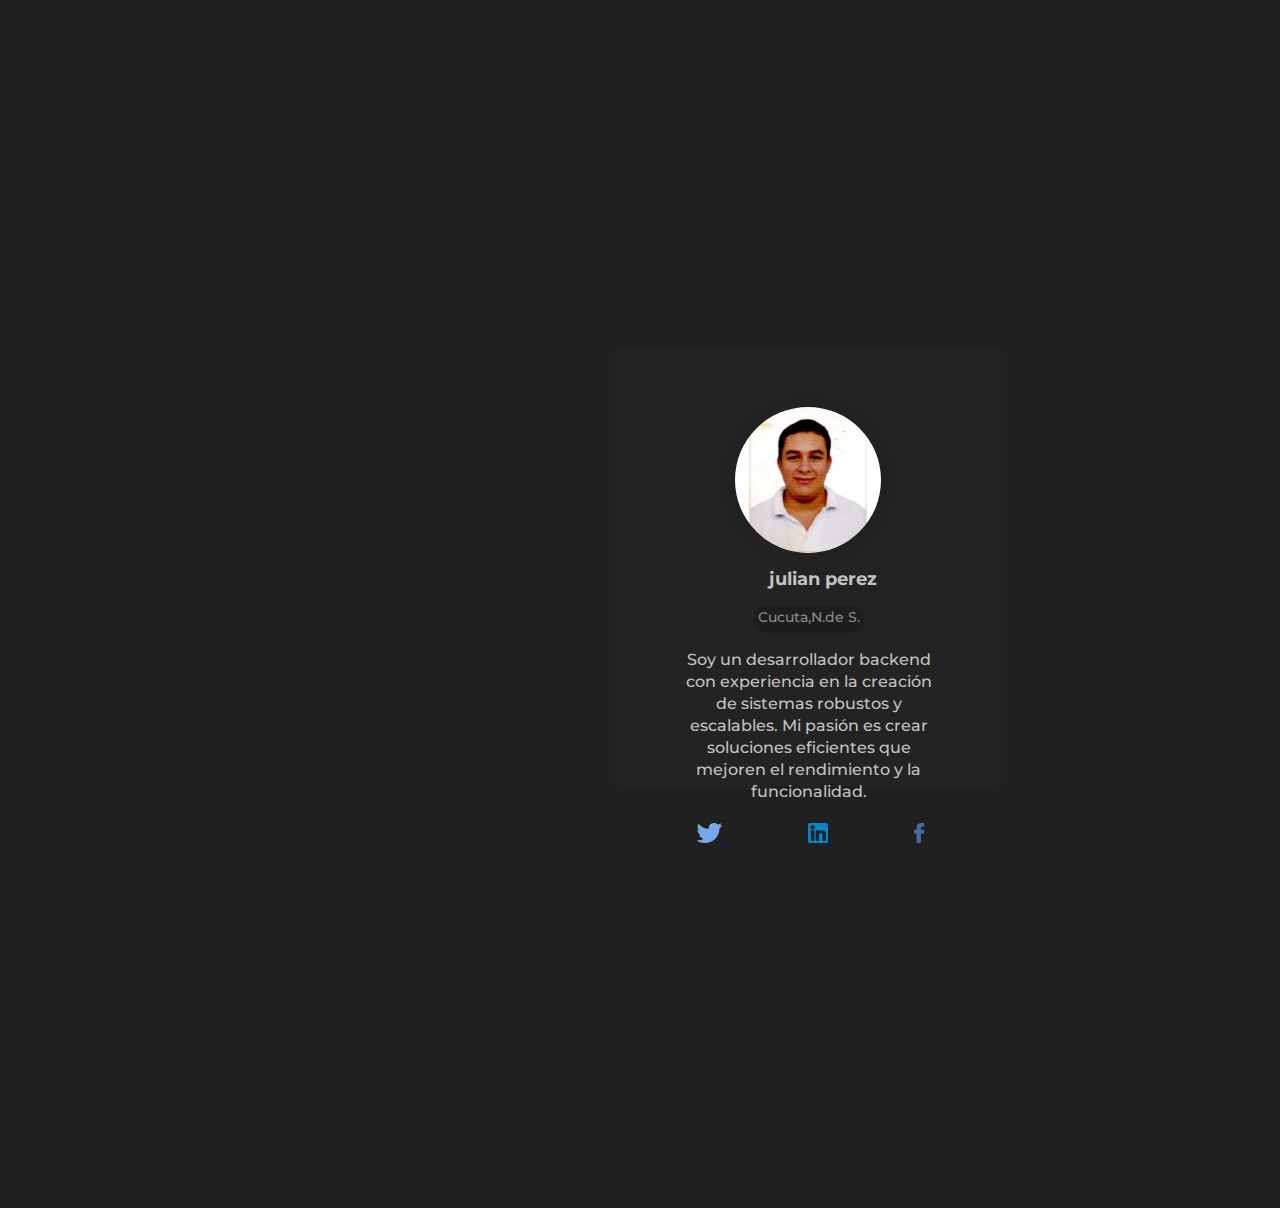
<file: 01-day-profile-card/index.html>
<!DOCTYPE html>
<html lang="en">
<head>
    <meta charset="UTF-8">
    <meta name="viewport" content="width=device-width, initial-scale=1.0">
    <title>Profile Card - Frontend Club</title>
    <link rel="stylesheet" href="css/styles1.css">
    <link rel="icon" href="images/Captura-de-pantalla-2024-04-08-175554.ico">
</head>
<body class="card">


    <div class="container">
        <div class="card-info">
            <img src="images/Captura de pantalla 2024-04-08 175554.png" alt="">
            <h1>julian perez</h1>
            <div class="group">
                <h2> Cucuta,N.de S.</h2>
            </div>
            <div class="contenido">
                <p>Soy un desarrollador backend con experiencia en la creación de sistemas robustos y escalables. Mi pasión es crear soluciones eficientes que mejoren el rendimiento y la funcionalidad.                </p>

            </div>
           
        </div>
        <div class="card-rede ">
            <a href="https://twitter.com/">
                <img class="social-icon"  src="images/twitter.png" alt="logp de twitter">
            </a>
            <a href="https://es.linkedin.com/">
                <img class="social-icon" src="images/linkedin.png" alt="logp de twitter">
            </a> 
            <a href="https://www.facebook.com/marlonjulian.perezpuentes.5/">
                <img class="social-icon" src="images/facebook.png" alt="logp de twitter">
            </a>
            
        </div>

    </div>

   

    
</body>
</html>
</file>
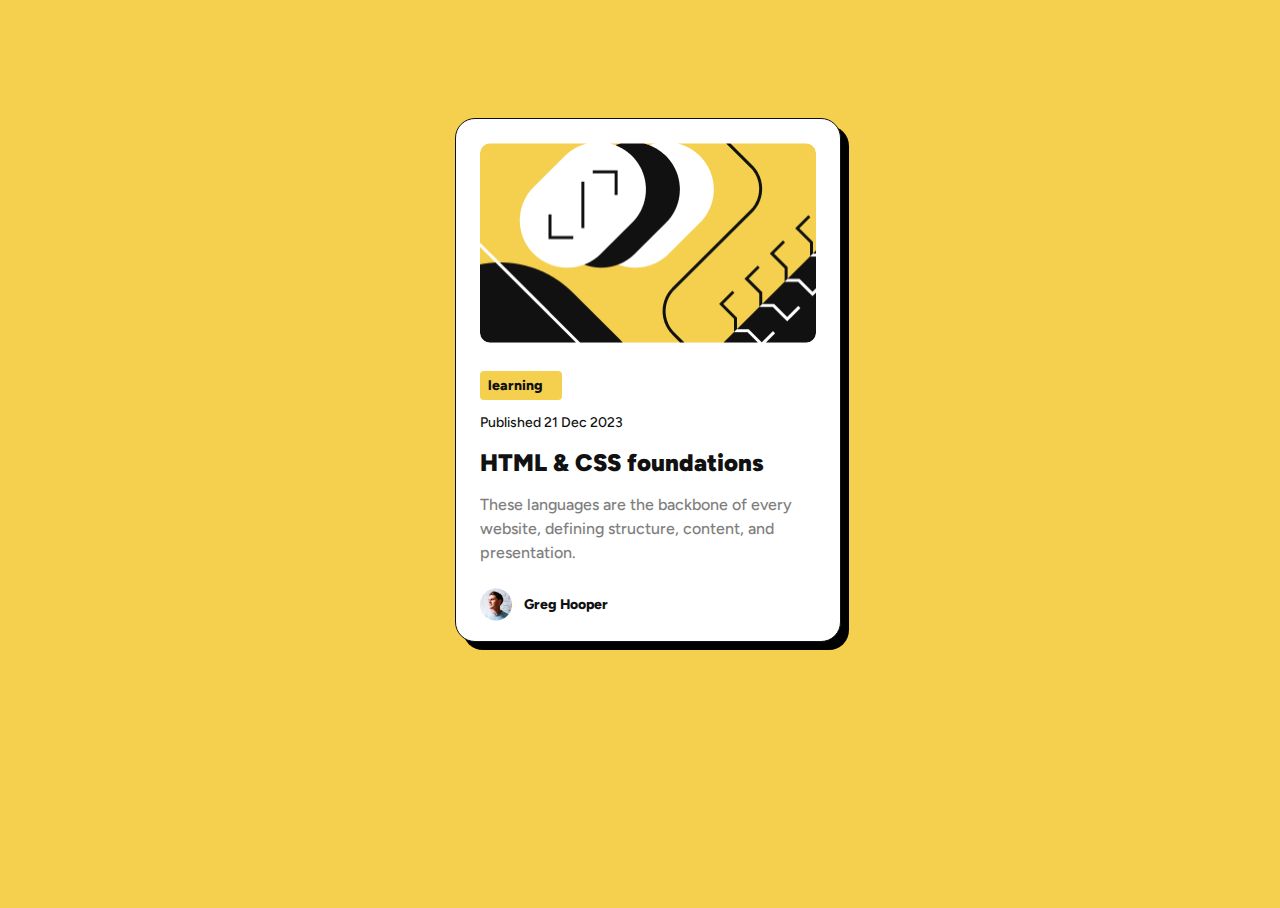
<file: 02-day-Blog-Preview-Card/index.html>
<!DOCTYPE html>
<html lang="en">
<head>
    <meta charset="UTF-8">
    <meta name="viewport" content="width=device-width, initial-scale=1.0">
    <title>02-day-Preview-Card</title>
    <link rel="icon" href="/image/icon.png">
    <link rel="stylesheet" href="styles/index.css">
    <link href="https://fonts.googleapis.com/css2?family=Figtree:wght@300&display=swap" rel="stylesheet">
</head>
<body>
    <div class="card-info">

        <div  class ="card">
        <img  src="image/blogimage.png" alt="esta es la imagen del blog ">
        </div>

        <div class="info">
            <div class="learning">
            
                <p class="texto">learning</p>  
              
            </div> 
            <p class="texto-2">Published 21 Dec 2023</p>
            <h1  class="texto-3">HTML & CSS foundations</h1>
            <p class="descripcion">These languages are the backbone of every website, defining structure, content, and presentation.</p>
        
     
        
        </div>
         
        <div class="autor">
            <img src="image/userpic.png" alt="">
            <p>Greg Hooper</p>
        </div>
        
    </div>
    
    
</body>
</html>
</file>
<file: 01-day-profile-card/css/styles1.css>
@import url('https://fonts.googleapis.com/css2?family=Montserrat&display=swap');

body {
  position: absolute;
background:rgba(33, 32, 32, 1);
width: 1600px;
height: 1200px;


;
}

.container{
  margin-top:339px ;
  margin-left:607px ;
  
}
.card-info{
  border-radius: 10px;
  background: rgba(36, 35, 35, 1);
  width: 386px;
  height: 439px;
    
    
}

.card-redes{
  background: rgba(31, 30, 30, 1);
  width: 386px;
  height: 95px;
  
  border-radius: 0px 0px 10px 10px;
  transition: transform 0.3s ease;
  overflow: hidden;

  /* margin-top: 60px; */
}
.card-redes:hover {
 
  transform:rgb(255, 255, 255) ; /* Cambiamos el color de fondo al pasar el cursor */
 
}

a  img{
  margin-left: 82px;
  margin-top: 37px;
}

.card-info img{
  width: 146px;
  height: 146px;
  margin-top: 60px;
  margin-left: 120px;
  box-shadow: 0px 2px 13px 0px rgba(33, 32, 32, 1);
  border-radius: 50%;
}

.contenido p{
  font-family: Montserrat;
}


.card-info h1{
  
  width: 200px;
  height: 22px;
  font-family: Montserrat;
  font-size: 18px;
  font-weight: 700;
  line-height: 21.94px;
  text-align: center;
  margin-left:108px ;
  font-family: Montserrat;
  color : rgba(194, 194, 194, 1);
  margin-bottom: 15px;





}


.group {
  width: 111px;
  height: 27px;
  border-radius: 30px 30px 30px 30px;
  background: rgba(30, 29, 29, 1);
  margin-top: 10px;
  margin-left:138px ;

}

.group h2{
  font-family: Montserrat;
  font-size: 14px;
  font-weight: 500;
  line-height: 22px;
  text-align: center;
  color: rgba(138, 138, 138, 1);


}

.contenido  {
  width: 257px;
  height: 89px;
  margin-left:65px;
  
  font-family: Montserrat;
  font-size: 16px;
  font-weight: 500;
  line-height: 22px;
  text-align: center;
  color: rgba(194, 194, 194, 1);

}

.social-icon {
 
  transition: transform 0.3s ease}
.social-icon:hover {
  transform: scale(1.2);
  
  transform: rotate(10deg); /* También podemos agregar la rotación */
}

link[rel="icon"] {
  border-radius: 50%;
  box-shadow: 0 0 5px rgba(0, 0, 0, 0.1);
}
link:not([rel="icon"]) {
  display: none;
}
</file>
<file: 02-day-Blog-Preview-Card/styles/index.css>
body{
    width: 1440px;
    height: 960px;
    background: #F4D04E ;
    width: 100vw;
    height: 100vh;
    overflow: hidden;
    position: absolute;
}

.card-info{
    width: 384px;
    height: 522px;;
    margin-left: auto;
    margin-right: auto;
    margin-top: 109.5px;
    margin-bottom: 219px;
    background: #FFFFFF;
    border: 1px solid #111111;
    box-shadow: 8px 8px 0 #000000;
    border-radius: 20px;
    transition: box-shadow 0.3s ease; /* Transición suave para la sombra */
}

.card-info:hover {
    box-shadow: 20px 20px 0px 10px #000000; /* Sombras en el estado hover */
}

.card img{
    width: 336px;
    height: 200px;
    border-radius: 10px;
    margin-top: 24px;
    margin-left: 24px;


}

.info{

   width: 336px;
   height: 194px;
   margin-top: 24px;
   margin-left: 24px;
   
   align-self: stretch;

}

.learning{
   
    width: 82px;
    height: 29px;
    background: #F4D04E;
    border-radius: 4px;
    margin: 0;
    

}


.texto { 
    width: 58px;
    height: 21px;
    margin-bottom: 4px;
    margin-top: 4px;
    margin-left: 6px;
    margin-right: 6px;
    /* Body S (Bold) */
    font-family: 'Figtree';
    font-style: normal;
    font-weight: 800;
    font-size: 14px;
    line-height: 150%;
    /* identical to box height, or 21px */
    color: #111111;  
    text-align: center;
    display: inline-block;
    
}

.texto-2 { 
    width: 143px;
    height: 21px;
    
    /* Body S (Regular) */
    font-family: 'Figtree';
    font-style: normal;
    font-weight: 500;
    font-size: 14px;
    line-height: 150%;
    /* identical to box height, or 21px */
    
    color: #111111;
    
    margin-bottom: 12px;
    margin-top: 12px;
    margin-left: 0;
    text-align: center;
    display: inline-block;
    
}


.texto-3{
    /* title */
    
    width: 336px;
    height: 36px;

    /* Heading */
    font-family: 'Figtree';
    font-style: normal;
    font-weight: 900;
    font-size: 24px;
    line-height: 150%;
    /* identical to box height, or 36px */

    color: #111111;
    margin: 0;
    display: inline-block;
    /* transition: font-size  0.3s ease; */
    transition: color 0.3s ease; /* Transición suave para el cambio de tamaño del texto */
}

    



.texto-3:hover {
    /* font-size: 28px; Cambio de tamaño del texto del título en hover */
    color: #F4D04E;
    
    cursor: pointer; /* Cambiar el cursor al pasar sobre el título */
}

.descripcion{
    /* description */

width: 336px;
height: 72px;

/* Body M */
font-family: 'Figtree';
font-style: normal;
font-weight: 500;
font-size: 16px;
line-height: 150%;
/* or 24px */
margin-top: 12px;
margin-bottom: 12px;
color: #7F7F7F;

}


.autor {

display: flex;
flex-direction: row;
align-items: center;
padding: 0px;
gap: 12px;

width: 129px;
height: 32px;
margin: 24px;
}

.autor p{
    /* authorname */

width: 85px;
height: 21px;

/* Body S (Bold) */
font-family: 'Figtree';
font-style: normal;
font-weight: 800;
font-size: 14px;
line-height: 150%;
/* identical to box height, or 21px */

color: #111111;




}
</file>
